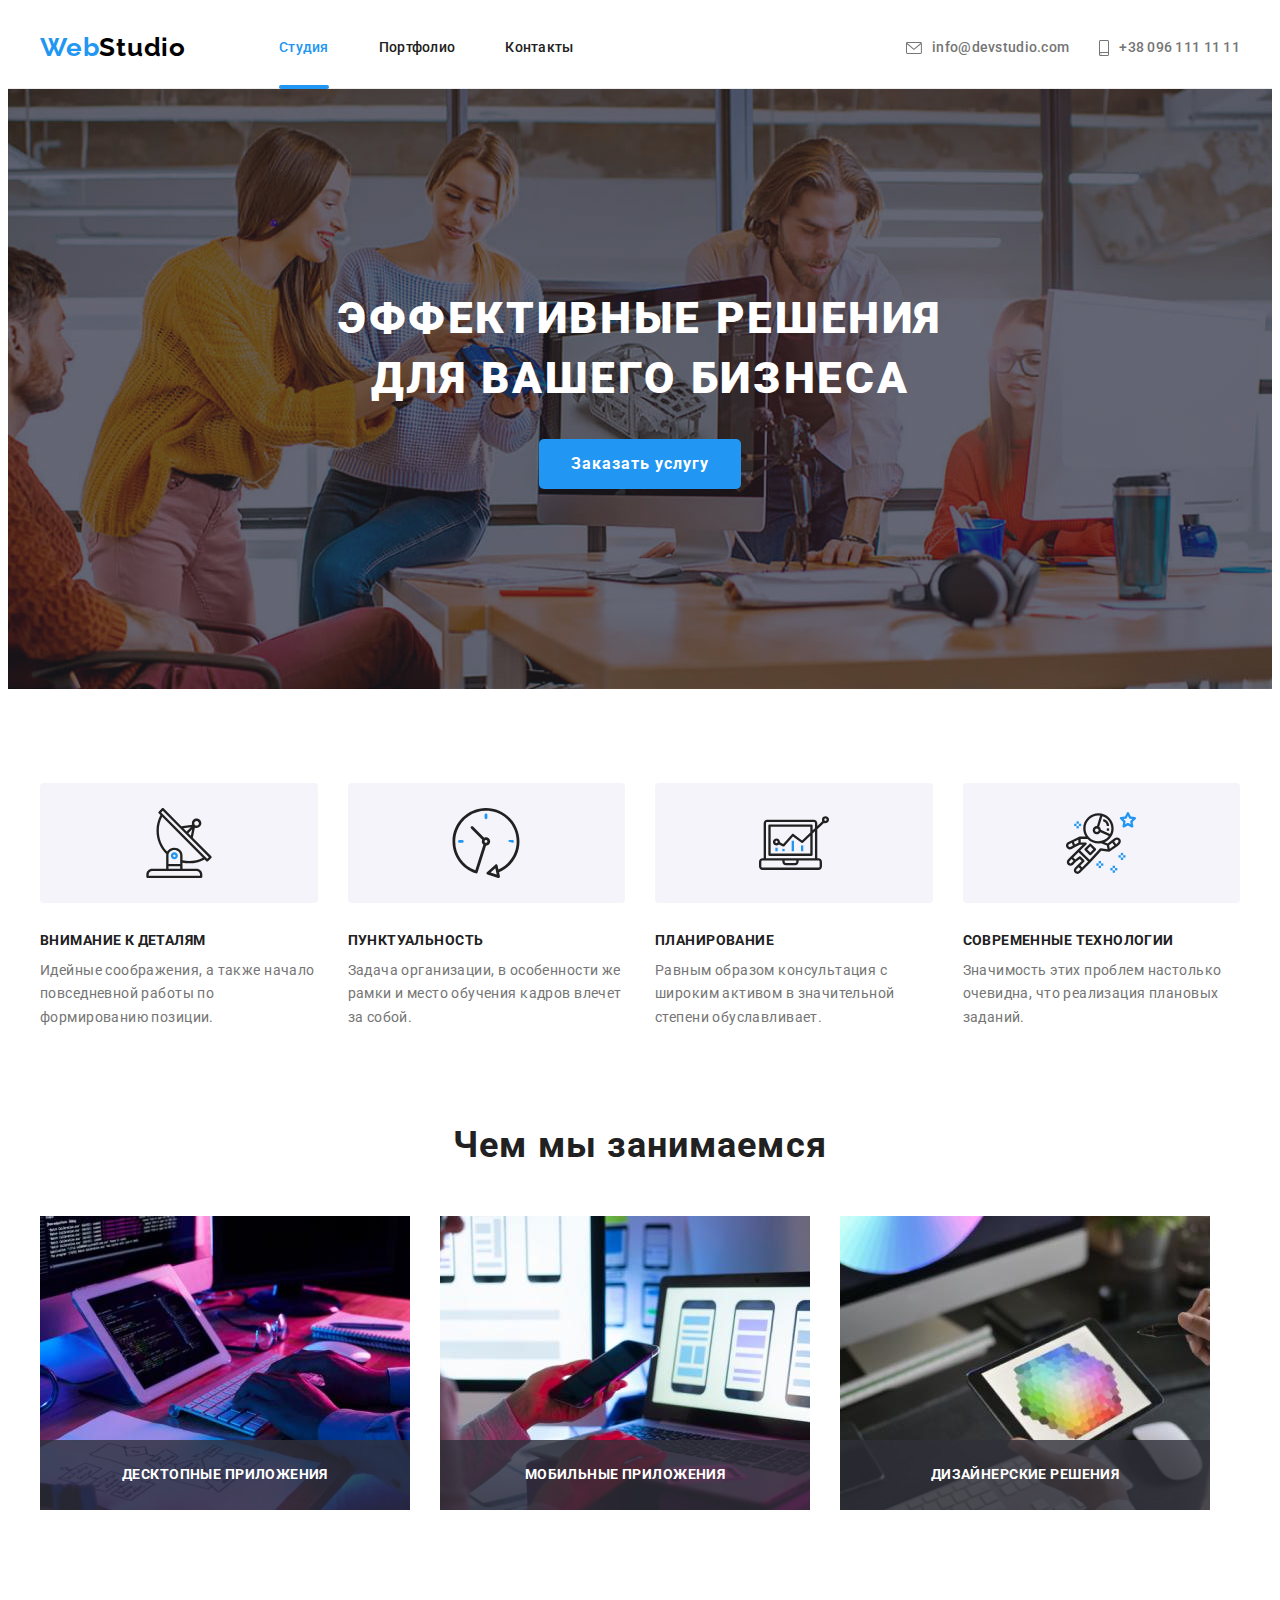
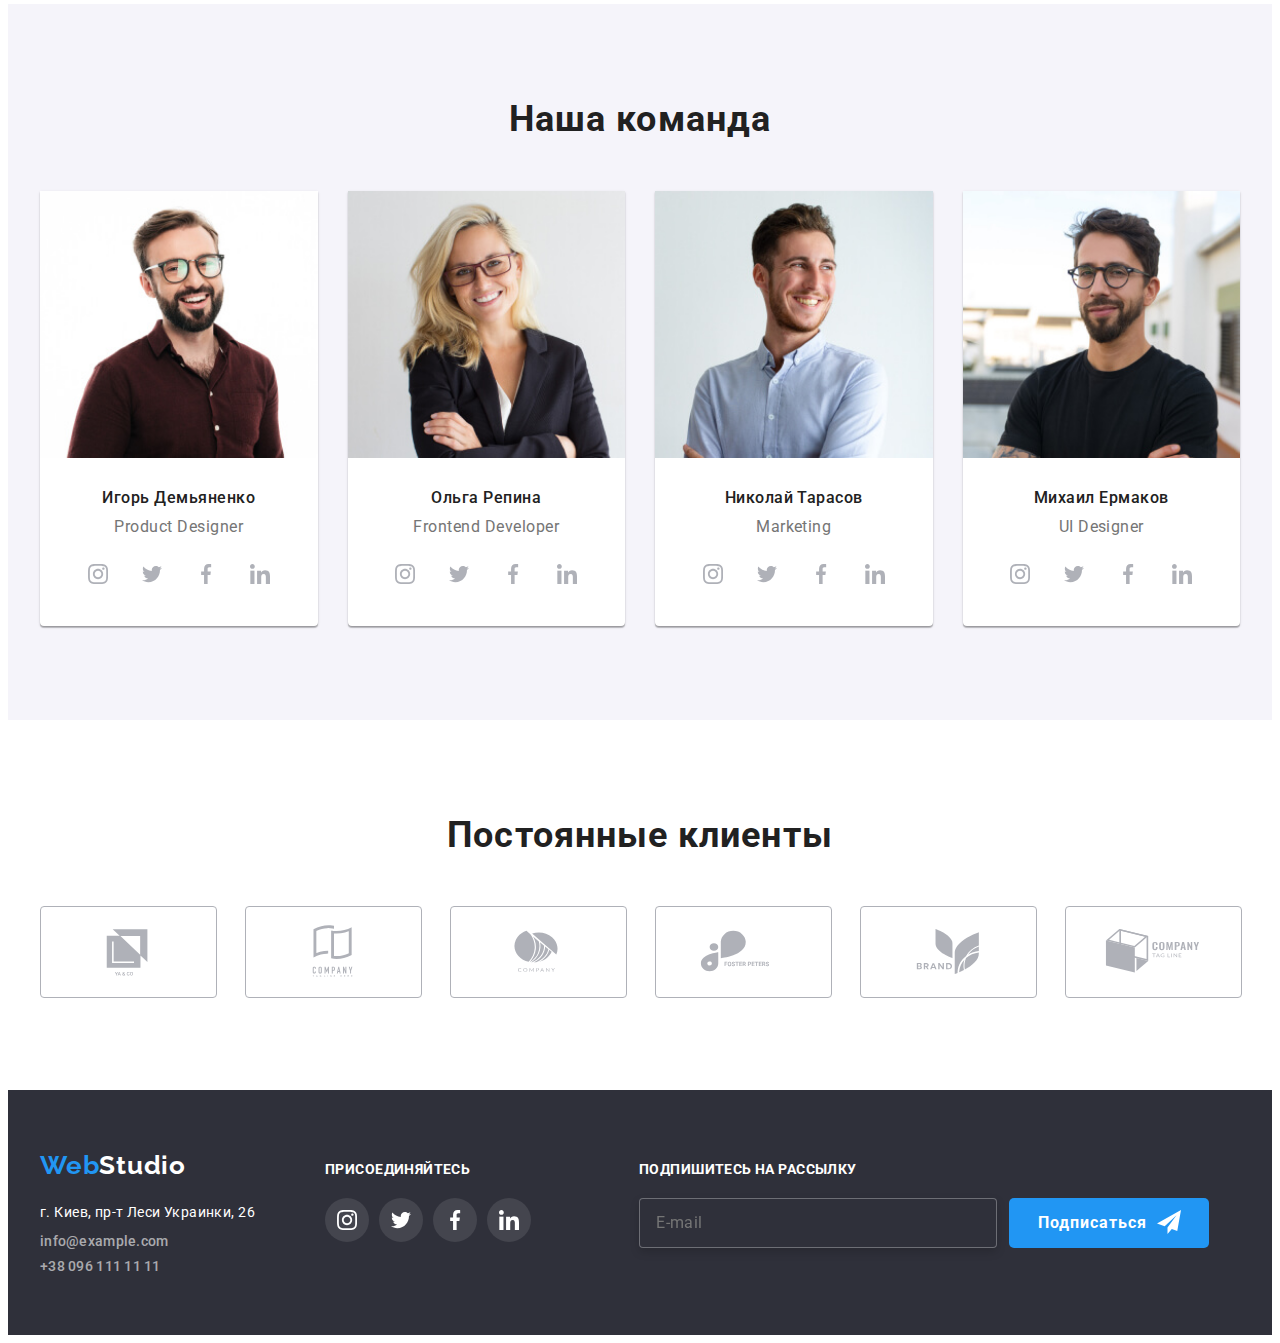
<file: index.html>
<!DOCTYPE html>
<html lang="ru">

<head>
    <meta charset="UTF-8">
    <meta http-equiv="X-UA-Compatible" content="IE=edge">
    <meta name="viewport" content="width=device-width, initial-scale=1.0">
    <title>Document</title>
    <link rel="preconnect" href="https://fonts.googleapis.com">
    <link rel="preconnect" href="https://fonts.gstatic.com" crossorigin>
    <link
        href="https://fonts.googleapis.com/css2?family=Raleway:wght@700&family=Roboto:wght@400;500;700;900&display=swap"
        rel="stylesheet">
    <link rel="stylesheet" href="https://cdnjs.cloudflare.com/ajax/libs/modern-normalize/1.1.0/modern-normalize.min.css"
        integrity="sha512-wpPYUAdjBVSE4KJnH1VR1HeZfpl1ub8YT/NKx4PuQ5NmX2tKuGu6U/JRp5y+Y8XG2tV+wKQpNHVUX03MfMFn9Q=="
        crossorigin="anonymous" referrerpolicy="no-referrer" />
    <link rel="stylesheet" href="./css/main.min.css">

</head>

<body>

    <!-- Хедер -->

    <header class="header">
        <div class="container header-container">
            <nav class="header-navigation">
                <a href="./index.html" class="logo link">
                    Web<span class="logo__header">Studio</span>
                </a>
                <ul class="header-navigation__list list">
                    <li class="header-navigation__item"><a class="link header-navigation__link current"
                            href="./index.html">Студия</a>

                    </li>
                    <li class="header-navigation__item"><a class="link header-navigation__link"
                            href="./portfolio.html">Портфолио</a>
                    </li>
                    <li class="header-navigation__item"><a class="link header-navigation__link" href="">Контакты</a>
                    </li>
                </ul>
            </nav>
            <ul class="header-contacts header-contacts_list list">
                <li><a class="header-contacts__mail link" href="mailto:info@devstudio.com">
                        <svg class="header-contacts__svg" width="16" height="12">
                            <use href="./images/icons.svg#icon-letter">

                            </use>
                        </svg>info@devstudio.com</a></li>
                <li><a class="header-contacts__tel link" href="tel:+380961111111">
                        <svg class="header-contacts__svg" width="10" height="16">
                            <use href="./images/icons.svg#icon-smartphone">

                            </use>
                        </svg>+38 096 111 11 11</a></li>
            </ul>
            <button type="button" class="open-menu-btn">
                <svg class="header-menu__svg" width="24" height="16">
                    <use href="./images/icons.svg#icon-menu">
            </button>
        </div>

        <div class="mob-menu is-hidden">
            <div class="mob-menu__container">
                <div class="mob-menu__first">
                    <button class="close-menu-btn">
                        <svg class="close-menu-icon" width="19" height="19">
                            <use href="./images/icons.svg#icon-close-menu"></use>
                        </svg>
                    </button>
                    <ul class="mob-menu__list list">
                        <li class="mob-menu__item "><a class="mob-menu__link link" href="./index.html">Студия</a></li>
                        <li class="mob-menu__item"><a class="mob-menu__link link" href="./portfolio.html">Портфолио</a>
                        </li>
                        <li class="mob-menu__item"><a class="mob-menu__link link" href="">Контакты</a></li>
                    </ul>
                </div>
                <div class="mob-menu__second">
                    <ul class="mob-menu__contacts list">
                        <li class="mob-menu__item-tel">
                            <a class="mob-menu__tel link " href="">
                                +38 096 111 11 11</a>
                        </li>
                        <li class="mob-menu__item-mail">
                            <a class="mob-menu__mail link " href="">
                                info@devstudio.com</a>
                        </li>
                    </ul>
                    <ul class="mob-menu__social-list list">
                        <li class="mob-menu__social-item"> <a class="mob-menu__social-link link" href="">Instagram</a>
                        </li>
                        <li class="mob-menu__social-item"> <a class="mob-menu__social-link link" href="">Twitter</a>
                        </li>
                        <li class="mob-menu__social-item"> <a class="mob-menu__social-link link" href="">Facebook</a>
                        </li>
                        <li class="mob-menu__social-item"> <a class="mob-menu__social-link link" href="">LinkedIn</a>
                        </li>
                    </ul>
                </div>
            </div>

    </header>

    <!-- Герой -->

    <section class="hero-section">
        <div class="hero-container">
            <h1 class="hero-section__title">Эффективные решения для вашего бизнеса</h1>
            <button class="hero-section__button" data-modal-open type="button">Заказать услугу</button>
        </div>
    </section>

    <!-- Наши преимущества -->

    <section class="benefits-section">
        <h2 class="visually-hidden">Наши преимущества</h2>
        <div class="benefits-container">
            <ul class="benefits-section__list list">
                <li class="benefits-section__item">
                    <div class="benefits-section__container">
                        <svg class="benefits-svg" width="70" height="70">
                            <use href="./images/icons.svg#icon-antenna"></use>
                        </svg>
                    </div>

                    <h3 class="benefits-section__title">Внимание к деталям</h3>
                    <p class="benefits-section__text">Идейные соображения, а также начало повседневной работы по
                        формированию
                        позиции.</p>
                </li>
                <li class="benefits-section__item">
                    <div class="benefits-section__container">
                        <svg class="benefits-svg" width="70" height="70">
                            <use href="./images/icons.svg#icon-clock"></use>
                        </svg>
                    </div>
                    <h3 class="benefits-section__title">Пунктуальность</h3>
                    <p class="benefits-section__text">Задача организации, в особенности же рамки и место обучения кадров
                        влечет
                        за
                        собой.</p>
                </li>
                <li class="benefits-section__item">
                    <div class="benefits-section__container">
                        <svg class="benefits-svg" width="70" height="70">
                            <use href="./images/icons.svg#icon-diagram"></use>
                        </svg>
                    </div>
                    <h3 class="benefits-section__title">Планирование</h3>
                    <p class="benefits-section__text">Равным образом консультация с широким активом в значительной
                        степени
                        обуславливает.</p>
                </li>
                <li class="benefits-section__item">
                    <div class="benefits-section__container">
                        <svg class="benefits-svg" width="70" height="70">
                            <use href="./images/icons.svg#icon-astronaut"></use>
                        </svg>
                    </div>
                    <h3 class="benefits-section__title">Современные технологии</h3>
                    <p class="benefits-section__text">Значимость этих проблем настолько очевидна, что реализация
                        плановых
                        заданий.
                    </p>
                </li>
            </ul>
        </div>
    </section>

    <!-- Чем мы занимаемся -->

    <section class="activity-section activity">
        <div class="container">
            <h2 class="activity-section__title">Чем мы занимаемся</h2>
            <ul class="activity-section__list list">
                <li class="activity-section__item">
                    <picture>
                        <source srcset="./images/occupation/occ-1-desktop.jpg 1x,
                                        ./images/occupation/occ-1-desktop@2x.jpg 2x" media="(min-width:1200px)" />
                        <img src="./images/occupation/occ-1-desktop.jpg" alt="процесс написания кода">
                    </picture>
                    <div class="activity-section__window">
                        <h3 class="activity-section__window-title">Десктопные приложения</h3>
                    </div>
                </li>
                <li class="activity-section__item">
                    <picture>
                        <source srcset="./images/occupation/occ-2-desktop.jpg 1x,
                                        ./images/occupation/occ-2-desktop@2x.jpg 2x" media="(min-width:1200px)" />
                        <img src="./images/occupation/occ-2-desktop.jpg" alt="человек с телефоном и ноутбуком">
                    </picture>
                    <div class="activity-section__window">
                        <h3 class="activity-section__window-title">Мобильные приложения</h3>
                    </div>
                </li>
                <li class="activity-section__item">
                    <picture>
                        <source srcset="./images/occupation/occ-3-desktop.jpg 1x,
                                        ./images/occupation/occ-3-desktop@2x.jpg 2x" media="(min-width:1200px)" />
                        <img src="./images/occupation/occ-3-desktop.jpg" alt="выбор цвета на планшете">
                    </picture>
                    <div class="activity-section__window">
                        <h3 class="activity-section__window-title">Дизайнерские решения</h3>
                    </div>
                </li>
            </ul>
        </div>

    </section>

    <!-- Наша команда -->

    <section class="team-section">
        <div class="team-container">
            <h2 class="team-section__title">Наша команда</h2>
            <ul class="team-section__list list">
                <li class="team-section__item">
                    <picture>
                        <source srcset="./images/team/team-1-desktop.jpg 1x,
                                        ./images/team/team-1-desktop@2x.jpg 2x" media="(min-width:1200px)" />
                        <source srcset="./images/team/team-1-tablet.jpg 1x,
                                        ./images/team/team-1-tablet@2x.jpg 2x" media="(min-width:768px)" />
                        <source srcset="./images/team/team-1.jpg 1x,
                                        ./images/team/team-1@2x.jpg 2x" media="(min-width:320px)" />
                        <img src="./images/team/team-1.jpg" alt="фото Игоря">
                    </picture>

                    <div class="team-section__container">
                        <h3 class="team-section__item-title">Игорь Демьяненко</h3>
                        <p class="team-section__item-text" lang="en">Product Designer</p>
                        <ul class="social__list list">
                            <li class="social__item">
                                <a href="" class="social__link team-section__social-link">
                                    <svg class="social__icon" width="20" height="20">
                                        <use href=" ./images/icons.svg#icon-instagram"></use>
                                    </svg>
                                </a>

                            </li>
                            <li class="social__item">
                                <a href="" class="social__link team-section__social-link">
                                    <svg class="social__icon" width="20" height="20">
                                        <use href=" ./images/icons.svg#icon-twitter"></use>
                                    </svg></a>

                            </li>
                            <li class="social__item">
                                <a href="" class="social__link team-section__social-link">
                                    <svg class="social__icon" width="20" height="20">
                                        <use href=" ./images/icons.svg#icon-facebook"></use>
                                    </svg></a>

                            </li>
                            <li class="social__item">
                                <a href="" class="social__link team-section__social-link">
                                    <svg class="social__icon" width="20" height="20">
                                        <use href=" ./images/icons.svg#icon-linkedin"></use>
                                    </svg></a>

                            </li>

                        </ul>
                    </div>

                </li>
                <li class="team-section__item">
                    <picture>
                        <source srcset="./images/team/team-2-desktop.jpg 1x,
                                        ./images/team/team-2-desktop@2x.jpg 2x" media="(min-width:1200px)" />
                        <source srcset="./images/team/team-2-tablet.jpg 1x,
                                        ./images/team/team-2-tablet@2x.jpg 2x" media="(min-width:768px)" />
                        <source srcset="./images/team/team-2.jpg 1x,
                                        ./images/team/team-2@2x.jpg 2x" media="(min-width:320px)" />
                        <img src="./images/team/team-2.jpg" alt="фото Ольги">
                    </picture>
                    <div class="team-section__container">
                        <h3 class="team-section__item-title">Ольга Репина</h3>
                        <p class="team-section__item-text" lang="en">Frontend Developer</p>
                        <ul class="social__list list">
                            <li class="social__item">
                                <a href="" class="social__link team-section__social-link">
                                    <svg class="social__icon" width="20" height="20">
                                        <use href=" ./images/icons.svg#icon-instagram"></use>
                                    </svg>
                                </a>

                            </li>
                            <li class="social__item">
                                <a href="" class="social__link team-section__social-link">
                                    <svg class="social__icon" width="20" height="20">
                                        <use href=" ./images/icons.svg#icon-twitter"></use>
                                    </svg></a>

                            </li>
                            <li class="social__item">
                                <a href="" class="social__link team-section__social-link">
                                    <svg class="social__icon" width="20" height="20">
                                        <use href=" ./images/icons.svg#icon-facebook"></use>
                                    </svg></a>

                            </li>
                            <li class="social__item">
                                <a href="" class="social__link team-section__social-link">
                                    <svg class="social__icon" width="20" height="20">
                                        <use href=" ./images/icons.svg#icon-linkedin"></use>
                                    </svg></a>

                            </li>

                        </ul>
                    </div>
                </li>
                <li class="team-section__item">
                    <picture>
                        <source srcset="./images/team/team-3-desktop.jpg 1x,
                                        ./images/team/team-3-desktop@2x.jpg 2x" media="(min-width:1200px)" />
                        <source srcset="./images/team/team-3-tablet.jpg 1x,
                                        ./images/team/team-3-tablet@2x.jpg 2x" media="(min-width:768px)" />
                        <source srcset="./images/team/team-3.jpg 1x,
                                        ./images/team/team-3@2x.jpg 2x" media="(min-width:320px)" />
                        <img src="./images/team/team-3.jpg" alt="фото Николая">
                    </picture>
                    <div class="team-section__container">
                        <h3 class="team-section__item-title">Николай Тарасов</h3>
                        <p class="team-section__item-text" lang="en">Marketing</p>
                        <ul class="social__list list">
                            <li class="social__item">
                                <a href="" class="social__link team-section__social-link">
                                    <svg class="social__icon" width="20" height="20">
                                        <use href=" ./images/icons.svg#icon-instagram"></use>
                                    </svg>
                                </a>

                            </li>
                            <li class="social__item">
                                <a href="" class="social__link team-section__social-link">
                                    <svg class="social__icon" width="20" height="20">
                                        <use href=" ./images/icons.svg#icon-twitter"></use>
                                    </svg></a>

                            </li>
                            <li class="social__item">
                                <a href="" class="social__link team-section__social-link">
                                    <svg class="social__icon" width="20" height="20">
                                        <use href=" ./images/icons.svg#icon-facebook"></use>
                                    </svg></a>

                            </li>
                            <li class="social__item">
                                <a href="" class="social__link team-section__social-link">
                                    <svg class="social__icon" width="20" height="20">
                                        <use href=" ./images/icons.svg#icon-linkedin"></use>
                                    </svg></a>

                            </li>

                        </ul>
                    </div>
                </li>
                <li class="team-section__item">
                    <picture>
                        <source srcset="./images/team/team-4-desktop.jpg 1x,
                                        ./images/team/team-4-desktop@2x.jpg 2x" media="(min-width:1200px)" />
                        <source srcset="./images/team/team-4-tablet.jpg 1x,
                                        ./images/team/team-4-tablet@2x.jpg 2x" media="(min-width:768px)" />
                        <source srcset="./images/team/team-4.jpg 1x,
                                        ./images/team/team-4@2x.jpg 2x" media="(min-width:320px)" />
                        <img src="./images/team/team-4.jpg" alt="фото Михаила">
                    </picture>
                    <div class="team-section__container">
                        <h3 class="team-section__item-title">Михаил Ермаков</h3>
                        <p class="team-section__item-text" lang="en">UI Designer</p>
                        <ul class="social__list list">
                            <li class="social__item">
                                <a href="" class="social__link team-section__social-link">
                                    <svg class="social__icon" width="20" height="20">
                                        <use href=" ./images/icons.svg#icon-instagram"></use>
                                    </svg>
                                </a>

                            </li>
                            <li class="social__item">
                                <a href="" class="social__link team-section__social-link">
                                    <svg class="social__icon" width="20" height="20">
                                        <use href=" ./images/icons.svg#icon-twitter"></use>
                                    </svg></a>

                            </li>
                            <li class="social__item">
                                <a href="" class="social__link team-section__social-link">
                                    <svg class="social__icon" width="20" height="20">
                                        <use href=" ./images/icons.svg#icon-facebook"></use>
                                    </svg></a>

                            </li>
                            <li class="social__item">
                                <a href="" class="social__link team-section__social-link">
                                    <svg class="social__icon" width="20" height="20">
                                        <use href=" ./images/icons.svg#icon-linkedin"></use>
                                    </svg></a>

                            </li>

                        </ul>
                    </div>
                </li>
            </ul>
        </div>
    </section>

    <!-- Постоянные клиенты -->

    <section class="clients">
        <div class="clients-container">
            <h2 class="clients-title">Постоянные клиенты</h2>
            <ul class="clients-list list">
                <li class="clients-list__item item">
                    <a href="" class="clients-list__link">
                        <svg width="106" height="60">
                            <use href="./images/icons.svg#icon-logo-1">

                            </use>
                        </svg>

                    </a>

                </li>
                <li class="clients-list__item item">
                    <a href="" class="clients-list__link">
                        <svg width="106" height="60">
                            <use href="./images/icons.svg#icon-logo-2">

                            </use>
                        </svg>

                    </a>

                </li>
                <li class="clients-list__item item">
                    <a href="" class="clients-list__link">
                        <svg width="106" height="60">
                            <use href="./images/icons.svg#icon-logo-3">

                            </use>
                        </svg>

                    </a>

                </li>
                <li class="clients-list__item item">
                    <a href="" class="clients-list__link link">
                        <svg width="106" height="60">
                            <use href="./images/icons.svg#icon-logo-4">

                            </use>
                        </svg>

                    </a>

                </li>
                <li class="clients-list__item item">
                    <a href="" class="clients-list__link link">
                        <svg width="106" height="60">
                            <use href="./images/icons.svg#icon-logo-5">

                            </use>
                        </svg>

                    </a>

                </li>
                <li class="clients-list__item item">
                    <a href="" class="clients-list__link link">
                        <svg width="106" height="60">
                            <use href="./images/icons.svg#icon-logo-6">

                            </use>
                        </svg>

                    </a>

                </li>

            </ul>
        </div>
    </section>

    <!-- Футер -->

    <footer class="footer">
        <div class="container footer__container">
            <div class="footer-left">
                <a href="./index.html" class="logo footer__logo link">
                    Web<span class="footer__studio">Studio</span>
                </a>
                <address class="address">
                    <ul class="address__list list">
                        <li class="address__item"><a class="address__link link" target="blank" rel=”noopener,noreferrer”
                                href="https://goo.gl/maps/S7HcoX5ZY1RL1NXY7">г. Киев,
                                пр-т Леси Украинки, 26</a>
                        </li>
                        <li class="footer-contacts_item"><a class="contacts__mail footer-contacts__mail link"
                                href="mailto:info@example.com">info@example.com</a>
                        </li>
                        <li class="footer-contacts_item"><a class="contacts__tel footer-contacts__tel link"
                                href="tel:+380961111111">+38 096
                                111 11
                                11</a>
                        </li>
                    </ul>
                </address>

            </div>
            <div class="footer-social__container">
                <h2 class="footer-social__title">Присоединяйтесь</h2>
                <ul class="social__list list">
                    <li class="social__item">
                        <a href="" class="footer-social__link social__link">
                            <svg class="social__icon" width="20" height="20">
                                <use href=" ./images/icons.svg#icon-instagram"></use>
                            </svg>
                        </a>

                    </li>
                    <li class="social__item">
                        <a href="" class="footer-social__link social__link">
                            <svg class="social__icon" width="20" height="20">
                                <use href=" ./images/icons.svg#icon-twitter"></use>
                            </svg></a>

                    </li>
                    <li class="social__item">
                        <a href="" class="footer-social__link social__link">
                            <svg class="social__icon" width="20" height="20">
                                <use href=" ./images/icons.svg#icon-facebook"></use>
                            </svg></a>

                    </li>
                    <li class="social__item">
                        <a href="" class="footer-social__link social__link">
                            <svg class="social__icon" width="20" height="20">
                                <use href=" ./images/icons.svg#icon-linkedin"></use>
                            </svg></a>

                    </li>

                </ul>
            </div>
            <div class="footer-subscribe__container">
                <form>
                    <div class="footer-subscribe__form">
                        <label class="footer-subscribe__label">ПОДПИШИТЕСЬ НА РАССЫЛКУ

                            <input class="footer-subscribe__input" type="email" name="email" placeholder="E-mail"
                                required>
                        </label>
                        <button type="submit" class="button footer-subscribe__btn">Подписаться
                            <span>
                                <svg class="footer-subscribe__svg" width="24" height="24">
                                    <use href="./images/icons.svg#icon-send"></use>
                                </svg>
                            </span>
                        </button>
                    </div>
                </form>

            </div>
        </div>
    </footer>
    <div class="backdrop  is-hidden" data-modal>
        <div class="modal">

            <button class="modal__close-button" data-modal-close>
                <svg width="18" height="18">
                    <use href="./images/icons.svg#icon-close"></use>
                </svg>
            </button>
            <h2 class="modal__title">Оставьте свои данные, мы вам перезвоним</h2>

            <form action="#" class="modal__form">
                <div class="modal-field">
                    <label class="modal__label-title" for="user-name">Имя
                    </label>
                    <div class="modal__input-wrap">
                        <input class="modal__input" type="text" id="user-name" name="user-name" minlength="2"
                            required />
                        <svg class="modal__input-icon" width="18" height="18">
                            <use href="./images/icons.svg#icon-person-modal"></use>
                        </svg>
                    </div>
                </div>
                <div class="modal-field">
                    <label class="modal__label-title" for="user-tel">Телефон
                    </label>
                    <div class="modal__input-wrap">
                        <input class="modal__input" type="tel" id="user-tel" name="user-tel" minlength="9" required />
                        <svg class="modal__input-icon" width="18" height="18">
                            <use href="./images/icons.svg#icon-phone-modal"></use>
                        </svg>
                    </div>
                </div>
                <div class="modal-field">
                    <label class="modal__label-title" for="user-email">Почта
                    </label>
                    <div class="modal__input-wrap">
                        <input class="modal__input" type="email" id="user-email" name="user-email" minlength="5"
                            required />
                        <svg class="modal__input-icon" width="18" height="18">
                            <use href="./images/icons.svg#icon-email-modal"></use>
                        </svg>
                    </div>
                </div>

                <div class="text-field">
                    <label class="modal__label-title" for="online-text">Комментарий
                    </label>
                    <textarea name="online-text" id="online-text" class="modal__online-text" cols="30" rows="10"
                        placeholder="Введите текст">
                </textarea>
                </div>
                <div class="modal__policy">
                    <input type="checkbox" name="policy" id="policy" class="modal-check visually-hidden">
                    <label for="policy" class="check-text"><span class="check-item">
                            <svg class="check-icon" width="11" height="8">
                                <use href="./images/icons.svg#icon-check"></use>
                            </svg>
                        </span> Соглашаюсь с рассылкой и
                        принимаю
                        <a href="#" class="policy-link link "> Условия договора</a>
                    </label>
                </div>
                <button type="submit" class="button modal-btn">Отправить</button>
            </form>


        </div>
    </div>

    <script src="./js/mobile-menu.js"></script>
    <script src="./js/modal.js"></script>
</body>

</html>
</file>
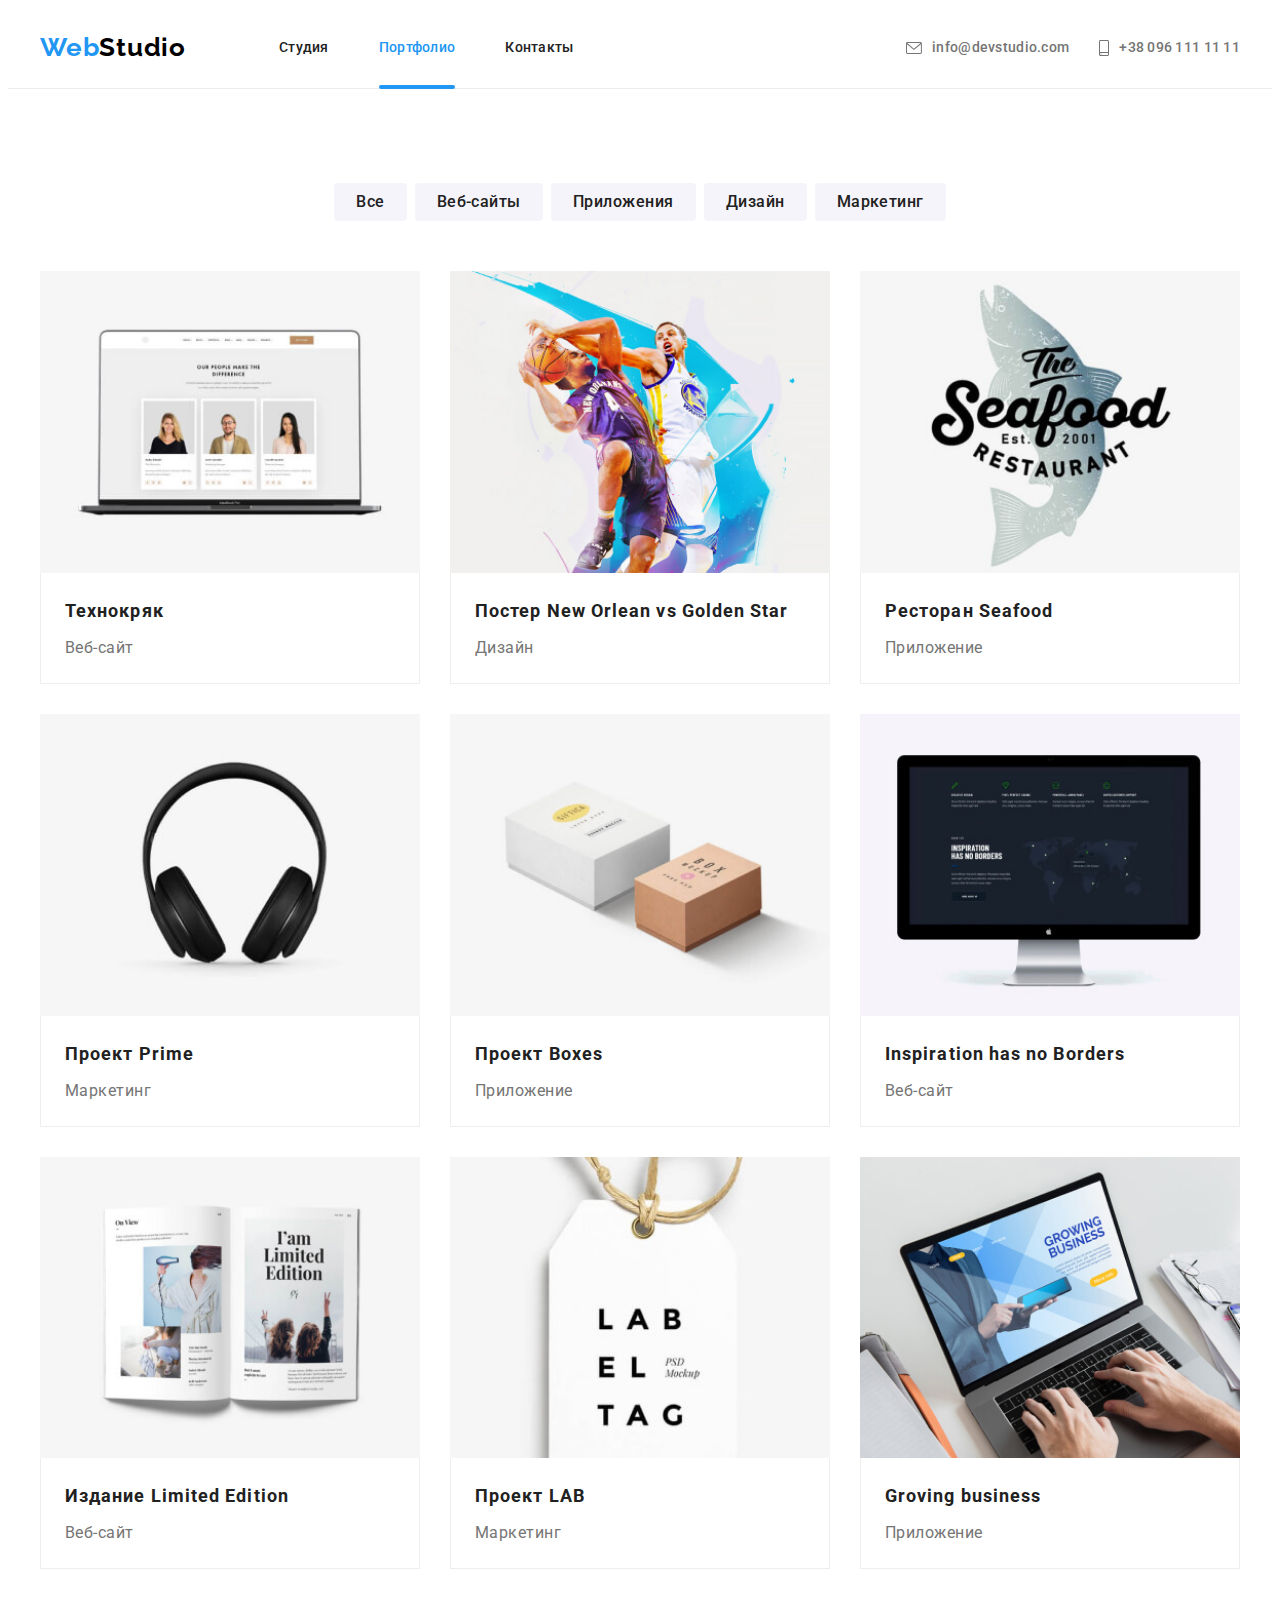
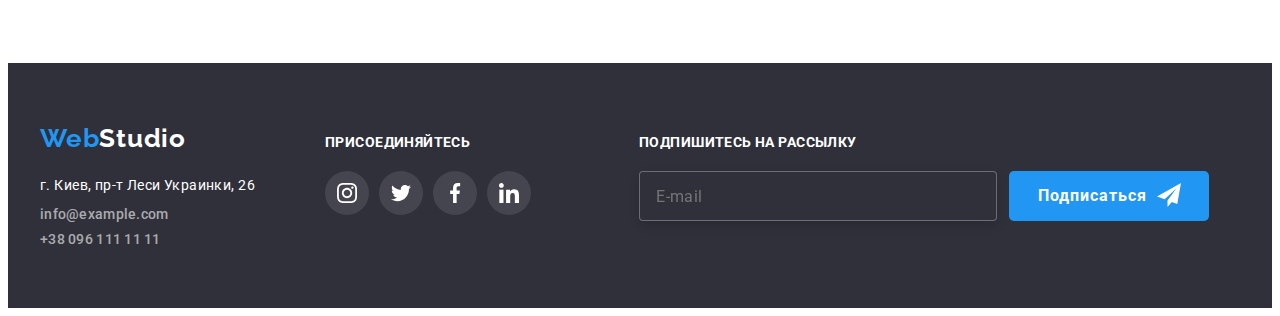
<file: portfolio.html>
<!DOCTYPE html>
<html lang="ru">

<head>
    <meta charset="UTF-8">
    <meta http-equiv="X-UA-Compatible" content="IE=edge">
    <meta name="viewport" content="width=device-width, initial-scale=1.0">
    <title>Document</title>
    <link rel="preconnect" href="https://fonts.googleapis.com">
    <link rel="preconnect" href="https://fonts.gstatic.com" crossorigin>
    <link
        href="https://fonts.googleapis.com/css2?family=Raleway:wght@700&family=Roboto:wght@400;500;700;900&display=swap"
        rel="stylesheet">
    <link rel="stylesheet" href="https://cdnjs.cloudflare.com/ajax/libs/modern-normalize/1.1.0/modern-normalize.min.css"
        integrity="sha512-wpPYUAdjBVSE4KJnH1VR1HeZfpl1ub8YT/NKx4PuQ5NmX2tKuGu6U/JRp5y+Y8XG2tV+wKQpNHVUX03MfMFn9Q=="
        crossorigin="anonymous" referrerpolicy="no-referrer" />
    <link rel="stylesheet" href="./css/main.min.css">

</head>

<body>
    <header class="header">
        <div class="container header-container">
            <nav class="header-navigation">
                <a href="./index.html" class="logo link">
                    Web<span class="logo__header">Studio</span>
                </a>
                <ul class="header-navigation__list list">
                    <li class="header-navigation__item"><a class="link header-navigation__link"
                            href="./index.html">Студия</a>

                    </li>
                    <li class="header-navigation__item"><a class="link header-navigation__link current"
                            href="./portfolio.html">Портфолио</a>
                    </li>
                    <li class="header-navigation__item"><a class="link header-navigation__link" href="">Контакты</a>
                    </li>
                </ul>
            </nav>
            <ul class="header-contacts header-contacts_list list">
                <li><a class="header-contacts__mail link" href="mailto:info@devstudio.com">
                        <svg class="header-contacts__svg" width="16" height="12">
                            <use href="./images/icons.svg#icon-letter">

                            </use>
                        </svg>info@devstudio.com</a></li>
                <li><a class="header-contacts__tel link" href="tel:+380961111111">
                        <svg class="header-contacts__svg" width="10" height="16">
                            <use href="./images/icons.svg#icon-smartphone">

                            </use>
                        </svg>+38 096 111 11 11</a></li>
            </ul>
            <button type="button" class="open-menu-btn">
                <svg class="header-menu__svg" width="24" height="16">
                    <use href="./images/icons.svg#icon-menu">
            </button>
        </div>

        <div class="mob-menu is-hidden">
            <div class="mob-menu__container">
                <div class="mob-menu__first">
                    <button class="close-menu-btn">
                        <svg class="close-menu-icon" width="19" height="19">
                            <use href="./images/icons.svg#icon-close-menu"></use>
                        </svg>
                    </button>
                    <ul class="mob-menu__list list">
                        <li class="mob-menu__item "><a class="mob-menu__link link" href="./index.html">Студия</a></li>
                        <li class="mob-menu__item"><a class="mob-menu__link link" href="./portfolio.html">Портфолио</a>
                        </li>
                        <li class="mob-menu__item"><a class="mob-menu__link link" href="">Контакты</a></li>
                    </ul>
                </div>
                <div class="mob-menu__second">
                    <ul class="mob-menu__contacts list">
                        <li class="mob-menu__item-tel">
                            <a class="mob-menu__tel link " href="">
                                +38 096 111 11 11</a>
                        </li>
                        <li class="mob-menu__item-mail">
                            <a class="mob-menu__mail link " href="">
                                info@devstudio.com</a>
                        </li>
                    </ul>
                    <ul class="mob-menu__social-list list">
                        <li class="mob-menu__social-item"> <a class="mob-menu__social-link link" href="">Instagram</a>
                        </li>
                        <li class="mob-menu__social-item"> <a class="mob-menu__social-link link" href="">Twitter</a>
                        </li>
                        <li class="mob-menu__social-item"> <a class="mob-menu__social-link link" href="">Facebook</a>
                        </li>
                        <li class="mob-menu__social-item"> <a class="mob-menu__social-link link" href="">LinkedIn</a>
                        </li>
                    </ul>
                </div>
            </div>

    </header>


    <!-- Наши продукты -->

    <section class="filter-section">
        <div class="port-products-container">
            <ul class="filter-section__list filter-list list">
                <li class="filter-section__item"><button class="filter-section__button" type="button">Все</button></li>
                <li class="filter-section__item"><button class="filter-section__button" type="button">Веб-сайты</button>
                </li>
                <li class="filter-section__item"><button class="filter-section__button"
                        type="button">Приложения</button></li>
                <li class="filter-section__item"><button class="filter-section__button" type="button">Дизайн</button>
                </li>
                <li class="filter-section__item"><button class="filter-section__button" type="button">Маркетинг</button>
                </li>
            </ul>
            <h1 class="visually-hidden">Наши продукты</h1>
            <ul class="port-products__list list">
                <li class="port-products__item">
                    <a href="" class="port-products__link link">
                        <div class="port-products__overflow">
                            <picture>
                                <source srcset="./images/works/works-1-desktop.jpg 1x,
                                                ./images/works/works-1-desktop@2x.jpg 2x" media="(min-width:1200px)" />
                                <source srcset="./images/works/works-1-tablet.jpg 1x,
                                                ./images/works/works-1-tablet@2x.jpg 2x" media="(min-width:768px)" />
                                <source srcset="./images/works/works-1.jpg 1x,
                                                ./images/works/works-1@2x.jpg 2x" media="(min-width:320px)" />
                                <img src="./images/works/works-1.jpg" alt="Изображение открытого рабочего ноутбука">
                            </picture>
                            <div class="port-products__window">
                                <p class="port-products__window-text">Технокряк это современная площадка распространения
                                    коронавируса.
                                    Компании используют эту платформу для цифрового шпионажа и атак на защищённые
                                    сервера
                                    конкурентов.</p>
                            </div>
                        </div>
                        <div class="port-products__container">
                            <h2 class=port-products__title>Технокряк</h2>
                            <p class=port-products__text>Веб-сайт</p>
                        </div>
                    </a>
                </li>
                <li class="port-products__item">
                    <a href="" class="port-products__link link">
                        <div class="port-products__overflow">
                            <picture>
                                <source srcset="./images/works/works-2-desktop.jpg 1x,
                                                ./images/works/works-2-desktop@2x.jpg 2x" media="(min-width:1200px)" />
                                <source srcset="./images/works/works-2-tablet.jpg 1x,
                                                ./images/works/works-2-tablet@2x.jpg 2x" media="(min-width:768px)" />
                                <source srcset="./images/works/works-2.jpg 1x,
                                                ./images/works/works-2@2x.jpg 2x" media="(min-width:320px)" />
                                <img src="./images/works/works-2.jpg" alt="два баскетболиста в борьбе">
                            </picture>
                            <div class="port-products__window">
                                <p class="port-products__window-text">Технокряк это современная площадка распространения
                                    коронавируса.
                                    Компании используют эту платформу для цифрового шпионажа и атак на защищённые
                                    сервера
                                    конкурентов.</p>
                            </div>
                        </div>
                        <div class="port-products__container">
                            <h2 class=port-products__title>Постер New Orlean vs Golden Star</h2>
                            <p class=port-products__text>Дизайн</p>
                        </div>
                    </a>
                </li>
                <li class="port-products__item">
                    <a href="" class="port-products__link link">
                        <div class="port-products__overflow">
                            <picture>
                                <source srcset="./images/works/works-3-desktop.jpg 1x,
                                                ./images/works/works-3-desktop@2x.jpg 2x" media="(min-width:1200px)" />
                                <source srcset="./images/works/works-3-tablet.jpg 1x,
                                                ./images/works/works-3-tablet@2x.jpg 2x" media="(min-width:768px)" />
                                <source srcset="./images/works/works-3.jpg 1x,
                                                ./images/works/works-3@2x.jpg 2x" media="(min-width:320px)" />
                                <img src="./images/works/works-3.jpg" alt="надпись на фоне лосося">
                            </picture>
                            <div class="port-products__window">
                                <p class="port-products__window-text">Технокряк это современная площадка распространения
                                    коронавируса.
                                    Компании используют эту платформу для цифрового шпионажа и атак на защищённые
                                    сервера
                                    конкурентов.</p>
                            </div>
                        </div>
                        <div class="port-products__container">
                            <h2 class=port-products__title>Ресторан Seafood</h2>
                            <p class=port-products__text>Приложение</p>
                        </div>
                    </a>
                </li>
                <li class="port-products__item">
                    <a href="" class="port-products__link link">
                        <div class="port-products__overflow">
                            <picture>
                                <source srcset="./images/works/works-4-desktop.jpg 1x,
                                                ./images/works/works-4-desktop@2x.jpg 2x" media="(min-width:1200px)" />
                                <source srcset="./images/works/works-4-tablet.jpg 1x,
                                                ./images/works/works-4-tablet@2x.jpg 2x" media="(min-width:768px)" />
                                <source srcset="./images/works/works-4.jpg 1x,
                                                ./images/works/works-4@2x.jpg 2x" media="(min-width:320px)" />
                                <img src="./images/works/works-4.jpg" alt="фото больших наушников">
                            </picture>
                            <div class="port-products__window">
                                <p class="port-products__window-text">Технокряк это современная площадка распространения
                                    коронавируса.
                                    Компании используют эту платформу для цифрового шпионажа и атак на защищённые
                                    сервера
                                    конкурентов.</p>
                            </div>
                        </div>
                        <div class="port-products__container">
                            <h2 class=port-products__title>Проект Prime</h2>
                            <p class=port-products__text>Маркетинг</p>
                        </div>
                    </a>
                </li>
                <li class="port-products__item">
                    <a href="" class="port-products__link link">
                        <div class="port-products__overflow">
                            <picture>
                                <source srcset="./images/works/works-5-desktop.jpg 1x,
                                                ./images/works/works-5-desktop@2x.jpg 2x" media="(min-width:1200px)" />
                                <source srcset="./images/works/works-5-tablet.jpg 1x,
                                                ./images/works/works-5-tablet@2x.jpg 2x" media="(min-width:768px)" />
                                <source srcset="./images/works/works-5.jpg 1x,
                                                ./images/works/works-5@2x.jpg 2x" media="(min-width:320px)" />
                                <img src="./images/works/works-5.jpg" alt="две коробки с надписями">
                            </picture>
                            <div class="port-products__window">
                                <p class="port-products__window-text">Технокряк это современная площадка распространения
                                    коронавируса.
                                    Компании используют эту платформу для цифрового шпионажа и атак на защищённые
                                    сервера
                                    конкурентов.</p>
                            </div>
                        </div>
                        <div class="port-products__container">
                            <h2 class=port-products__title>Проект Boxes</h2>
                            <p class=port-products__text>Приложение</p>
                        </div>
                    </a>
                </li>
                <li class="port-products__item">
                    <a href="" class="port-products__link link">
                        <div class="port-products__overflow">
                            <picture>
                                <source srcset="./images/works/works-6-desktop.jpg 1x,
                                                ./images/works/works-6-desktop@2x.jpg 2x" media="(min-width:1200px)" />
                                <source srcset="./images/works/works-6-tablet.jpg 1x,
                                                ./images/works/works-6-tablet@2x.jpg 2x" media="(min-width:768px)" />
                                <source srcset="./images/works/works-6.jpg 1x,
                                                ./images/works/works-6@2x.jpg 2x" media="(min-width:320px)" />
                                <img src="./images/works/works-6.jpg" alt="фото работающего монитора">
                            </picture>
                            <div class="port-products__window">
                                <p class="port-products__window-text">Технокряк это современная площадка распространения
                                    коронавируса.
                                    Компании используют эту платформу для цифрового шпионажа и атак на защищённые
                                    сервера
                                    конкурентов.</p>
                            </div>
                        </div>
                        <div class="port-products__container">
                            <h2 class=port-products__title>Inspiration has no Borders</h2>
                            <p class=port-products__text>Веб-сайт</p>
                        </div>
                    </a>
                </li>
                <li class="port-products__item">
                    <a href="" class="port-products__link link">
                        <div class="port-products__overflow">
                            <picture>
                                <source srcset="./images/works/works-7-desktop.jpg 1x,
                                                ./images/works/works-7-desktop@2x.jpg 2x" media="(min-width:1200px)" />
                                <source srcset="./images/works/works-7-tablet.jpg 1x,
                                                ./images/works/works-7-tablet@2x.jpg 2x" media="(min-width:768px)" />
                                <source srcset="./images/works/works-7.jpg 1x,
                                                ./images/works/works-7@2x.jpg 2x" media="(min-width:320px)" />
                                <img src="./images/works/works-7.jpg" alt="раскрытое издание журнала">
                            </picture>
                            <div class="port-products__window">
                                <p class="port-products__window-text">Технокряк это современная площадка распространения
                                    коронавируса.
                                    Компании используют эту платформу для цифрового шпионажа и атак на защищённые
                                    сервера
                                    конкурентов.</p>
                            </div>
                        </div>
                        <div class="port-products__container">
                            <h2 class=port-products__title>Издание Limited Edition</h2>
                            <p class=port-products__text>Веб-сайт</p>
                        </div>
                    </a>
                </li>
                <li class="port-products__item">
                    <a href="" class="port-products__link link">
                        <div class="port-products__overflow">
                            <picture>
                                <source srcset="./images/works/works-8-desktop.jpg 1x,
                                                ./images/works/works-8-desktop@2x.jpg 2x" media="(min-width:1200px)" />
                                <source srcset="./images/works/works-8-tablet.jpg 1x,
                                                ./images/works/works-8-tablet@2x.jpg 2x" media="(min-width:768px)" />
                                <source srcset="./images/works/works-8.jpg 1x,
                                                ./images/works/works-8@2x.jpg 2x" media="(min-width:320px)" />
                                <img src="./images/works/works-8.jpg" alt="бирка с надписью">
                            </picture>
                            <div class="port-products__window">
                                <p class="port-products__window-text">Технокряк это современная площадка распространения
                                    коронавируса.
                                    Компании используют эту платформу для цифрового шпионажа и атак на защищённые
                                    сервера
                                    конкурентов.</p>
                            </div>
                        </div>
                        <div class="port-products__container">
                            <h2 class=port-products__title>Проект LAB</h2>
                            <p class=port-products__text>Маркетинг</p>
                        </div>
                    </a>
                </li>
                <li class="port-products__item">
                    <a href="" class="port-products__link link">
                        <div class="port-products__overflow">
                            <picture>
                                <source srcset="./images/works/works-9-desktop.jpg 1x,
                                                ./images/works/works-9-desktop@2x.jpg 2x" media="(min-width:1200px)" />
                                <source srcset="./images/works/works-9-tablet.jpg 1x,
                                                ./images/works/works-9-tablet@2x.jpg 2x" media="(min-width:768px)" />
                                <source srcset="./images/works/works-9.jpg 1x,
                                                ./images/works/works-9@2x.jpg 2x" media="(min-width:320px)" />
                                <img src="./images/works/works-9.jpg" alt="человек работает на ноутбуке">
                            </picture>
                            <div class="port-products__window">
                                <p class="port-products__window-text">Технокряк это современная площадка распространения
                                    коронавируса.
                                    Компании используют эту платформу для цифрового шпионажа и атак на защищённые
                                    сервера
                                    конкурентов.</p>
                            </div>
                        </div>
                        <div class="port-products__container">
                            <h2 class=port-products__title>Groving business</h2>
                            <p class=port-products__text>Приложение</p>
                        </div>
                    </a>
                </li>
            </ul>
        </div>
    </section>


    <!-- Футер -->


    <footer class="footer">
        <div class="container footer__container">
            <div class="footer-left">
                <a href="./index.html" class="logo footer__logo link">
                    Web<span class="footer__studio">Studio</span>
                </a>
                <address class="address">
                    <ul class="address__list list">
                        <li class="address__item"><a class="address__link link" target="blank" rel=”noopener,noreferrer”
                                href="https://goo.gl/maps/S7HcoX5ZY1RL1NXY7">г. Киев,
                                пр-т Леси Украинки, 26</a>
                        </li>
                        <li class="footer-contacts_item"><a class="contacts__mail footer-contacts__mail link"
                                href="mailto:info@example.com">info@example.com</a>
                        </li>
                        <li class="footer-contacts_item"><a class="contacts__tel footer-contacts__tel link"
                                href="tel:+380961111111">+38 096
                                111 11
                                11</a>
                        </li>
                    </ul>
                </address>

            </div>
            <div class="footer-social__container">
                <h2 class="footer-social__title">Присоединяйтесь</h2>
                <ul class="social__list list">
                    <li class="social__item">
                        <a href="" class="footer-social__link social__link">
                            <svg class="social__icon" width="20" height="20">
                                <use href=" ./images/icons.svg#icon-instagram"></use>
                            </svg>
                        </a>

                    </li>
                    <li class="social__item">
                        <a href="" class="footer-social__link social__link">
                            <svg class="social__icon" width="20" height="20">
                                <use href=" ./images/icons.svg#icon-twitter"></use>
                            </svg></a>

                    </li>
                    <li class="social__item">
                        <a href="" class="footer-social__link social__link">
                            <svg class="social__icon" width="20" height="20">
                                <use href=" ./images/icons.svg#icon-facebook"></use>
                            </svg></a>

                    </li>
                    <li class="social__item">
                        <a href="" class="footer-social__link social__link">
                            <svg class="social__icon" width="20" height="20">
                                <use href=" ./images/icons.svg#icon-linkedin"></use>
                            </svg></a>

                    </li>

                </ul>
            </div>
            <div class="footer-subscribe__container">
                <form>
                    <div class="footer-subscribe__form">
                        <label class="footer-subscribe__label">ПОДПИШИТЕСЬ НА РАССЫЛКУ

                            <input class="footer-subscribe__input" type="email" name="email" placeholder="E-mail"
                                required>
                        </label>
                        <button type="submit" class="button footer-subscribe__btn">Подписаться
                            <span>
                                <svg class="footer-subscribe__svg" width="24" height="24">
                                    <use href="./images/icons.svg#icon-send"></use>
                                </svg>
                            </span>
                        </button>
                    </div>
                </form>

            </div>
        </div>
    </footer>
    <script src="./js/mobile-menu.js"></script>
</body>

</html>
</file>
<file: css/main.min.css>
:root{--main-tittle-color: #ffffff;--second-tittle-color: #212121;--third-tittle-color: #212121;--main-text-color: #757575;--accent-color: #2196f3;--main-btn-color: #212121;--second-btn-color: #ffffff;--main-background-color: #ffffff;--second-background-color: #2f303a;--third-background-color: #f5f4fa;--contacts-color: #757575;--second-contacts-color: rgba(255, 255, 255, 0.6);--svg-color: #afb1b8}p,h1,h2,h3,h4,h5,h6{margin:0}img{display:block;width:100%;height:auto}ul{margin:0;padding:0}.container{width:1200px;padding-left:15px;padding-right:15px;margin:0 auto}body{font-family:'roboto', sans-serif}.list{list-style:none}.link{text-decoration:none;cursor:pointer}.header-navigation__link.current{position:relative;color:var(--accent-color)}.header-navigation__link.current::after{content:'';position:absolute;width:100%;height:4px;background-color:var(--accent-color);border-radius:2px;bottom:-1px;left:0}:focus{outline:0}.visually-hidden{border:0;clip:rect(0 0 0 0);height:1px;margin:-1px;overflow:hidden;padding:0;position:absolute;width:1px}.policy-link{color:var(--accent-color);font-size:14px;line-height:1.71;letter-spacing:0.03em;text-decoration-line:underline}.current{color:var(--accent-color)}.social__list{display:flex;justify-content:center}.social__item{width:44px;height:44px}.social__item+.social__item{margin-left:10px}.social__link{width:100%;height:100%;background-color:var(--main-background-color);border-radius:50%;display:flex;align-items:center;justify-content:center;color:var(--svg-color);transition-property:background-color, color;transition-duration:250ms;transition-timing-function:cubic-bezier(0.4, 0, 0.2, 1)}.social__icon{fill:currentColor}.contacts__mail{display:flex;font-style:normal;font-weight:500;font-size:14px;line-height:1.14;letter-spacing:0.02em;color:var(--contacts-color);align-items:center;transition-property:color;transition-duration:250ms;transition-timing-function:cubic-bezier(0.4, 0, 0.2, 1)}.contacts__mail:hover,.contacts__mail:focus{color:var(--accent-color)}.contacts__tel{display:flex;font-style:normal;font-weight:500;font-size:14px;line-height:1.14;letter-spacing:0.02em;color:var(--contacts-color);align-items:center;transition-property:color;transition-duration:250ms;transition-timing-function:cubic-bezier(0.4, 0, 0.2, 1)}.contacts__tel:hover,.contacts__tel:focus{color:var(--accent-color)}.header{background-color:var(--main-background-color);display:flex;align-items:center;border-bottom:1px solid #ececec}.header-container{width:100%;margin-left:auto;margin-right:auto;padding-left:15px;padding-right:15px;display:flex;height:60px}@media screen and (min-width: 480px){.header-container{max-width:480px}}@media screen and (min-width: 768px){.header-container{max-width:768px;height:80px}}@media screen and (min-width: 1200px){.header-container{max-width:1200px}}.logo{font-family:Raleway;font-weight:700;font-size:24px;line-height:1.17;letter-spacing:0.03em;color:#2196f3;padding-top:24px;padding-bottom:25px}.logo__header{color:#000000;margin-right:88px}@media screen and (min-width: 1200px){.logo__header{margin-right:93px}}@media screen and (min-width: 1200px){.logo{font-size:26px;line-height:1.19}}.header-navigation{display:flex;align-items:center}.header-navigation__list{display:none}@media screen and (min-width: 768px){.header-navigation__list{display:flex;align-items:center;padding-top:21px;padding-bottom:21px}}.header-navigation__item{position:relative}.header-navigation__item:not(:last-child){margin-right:50px}.header-navigation__link{color:var(--second-tittle-color);font-weight:500;font-size:14px;line-height:1.14;letter-spacing:0.02em;padding-top:32px;padding-bottom:32px;display:block;transition-property:color;transition-duration:250ms;transition-timing-function:cubic-bezier(0.4, 0, 0.2, 1)}.header-navigation__link:hover,.header-navigation__link:focus{color:var(--accent-color)}.header-contacts{margin-left:auto}.header-contacts_list{display:none}@media screen and (min-width: 768px){.header-contacts_list{display:flex;flex-direction:column;justify-content:center}}@media screen and (min-width: 1200px){.header-contacts_list{flex-direction:row;align-items:center}}.header-contacts__mail{display:flex;font-weight:500;font-size:12px;line-height:1.17;letter-spacing:0.02em;color:var(--contacts-color);align-items:center;transition-property:color;transition-duration:250ms;transition-timing-function:cubic-bezier(0.4, 0, 0.2, 1)}.header-contacts__mail:hover,.header-contacts__mail:focus{color:var(--accent-color)}@media screen and (min-width: 768px){.header-contacts__mail{margin-bottom:10px}}@media screen and (min-width: 1200px){.header-contacts__mail{margin-bottom:0;margin-right:30px;font-size:14px;line-height:1.14}}.header-contacts__tel{display:flex;font-weight:500;font-size:12px;line-height:1.17;letter-spacing:0.02em;color:var(--contacts-color);align-items:center;transition-property:color;transition-duration:250ms;transition-timing-function:cubic-bezier(0.4, 0, 0.2, 1)}.header-contacts__tel:hover,.header-contacts__tel:focus{color:var(--accent-color)}@media screen and (min-width: 1200px){.header-contacts__tel{font-size:14px;line-height:1.14}}.header-contacts__svg{margin-right:10px;fill:currentColor}.open-menu-btn{padding:0;display:flex;justify-content:end;align-items:center;width:40px;height:40px;margin-left:auto;margin-top:auto;margin-bottom:auto;background-color:transparent;border:none;transition-property:fill;transition:250ms;transition-timing-function:cubic-bezier(0.4, 0, 0.2, 1)}.open-menu-btn:hover,.open-menu-btn:focus{fill:var(--accent-color)}@media screen and (min-width: 768px){.open-menu-btn{display:none}}.hero-section{margin:0 auto;max-width:1600px;text-align:center;background-color:var(--second-background-color);background-image:linear-gradient(rgba(47,48,58,0.4), rgba(47,48,58,0.4)),url(../images/hero/hero.jpg);background-repeat:no-repeat;background-position:center;background-size:cover;padding-top:118px;padding-bottom:118px}@media (min-device-pixel-ratio: 2), (min-resolution: 192dpi), (min-resolution: 2dppx){.hero-section{background-image:linear-gradient(rgba(47,48,58,0.4), rgba(47,48,58,0.4)),url(../images/hero/hero2x.jpg)}}@media screen and (min-width: 768px){.hero-section{background-image:linear-gradient(rgba(47,48,58,0.4), rgba(47,48,58,0.4)),url(../images/hero/hero-tablet.jpg)}}@media screen and (min-width: 768px) and (min-device-pixel-ratio: 2), screen and (min-width: 768px) and (min-resolution: 192dpi), screen and (min-width: 768px) and (min-resolution: 2dppx){.hero-section{background-image:linear-gradient(rgba(47,48,58,0.4), rgba(47,48,58,0.4)),url(../images/hero/hero-tablet2x.jpg)}}@media screen and (min-width: 1200px){.hero-section{padding-top:200px;padding-bottom:200px;background-image:linear-gradient(rgba(47,48,58,0.4), rgba(47,48,58,0.4)),url(../images/hero/hero-desktop.jpg)}}@media screen and (min-width: 1200px) and (min-device-pixel-ratio: 2), screen and (min-width: 1200px) and (min-resolution: 192dpi), screen and (min-width: 1200px) and (min-resolution: 2dppx){.hero-section{background-image:linear-gradient(rgba(47,48,58,0.4), rgba(47,48,58,0.4)),url(../images/hero/hero-desktop2x.jpg)}}.hero-section__title{font-family:Roboto;font-style:normal;font-weight:900;font-size:26px;line-height:1.62;text-align:center;letter-spacing:0.06em;text-transform:uppercase;color:var(--main-tittle-color)}@media screen and (min-width: 1200px){.hero-section__title{font-size:44px;line-height:1.36}}.hero-section__button{background-color:var(--accent-color);color:var(--second-btn-color);font-family:inherit;font-weight:700;font-size:16px;line-height:1.87;cursor:pointer;text-align:center;letter-spacing:0.06em;padding:10px 32px;margin:auto;margin-top:30px;border-radius:5px;border:none}.hero-container{margin:0 auto;max-width:360px}@media screen and (min-width: 1200px){.hero-container{max-width:696px}}.benefits-section{padding-top:60px;padding-bottom:60px;background-color:var(--main-background-color)}@media screen and (min-width: 1200px){.benefits-section{padding-top:94px;padding-bottom:94px}}.benefits-section__list{margin-bottom:-30px}@media screen and (min-width: 768px){.benefits-section__list{display:flex;flex-wrap:wrap;margin-left:-30px}}.benefits-section__container{display:flex;background:#f5f4fa;border-radius:4px;height:120px;margin-bottom:30px;justify-content:center;align-items:center}.benefits-section__item{margin-bottom:30px}@media screen and (min-width: 768px){.benefits-section__item{width:calc(100% / 2 - 30px);margin-left:30px}}@media screen and (min-width: 1200px){.benefits-section__item{width:calc(100% / 4 - 30px)}}.benefits-section__item .benefits-section__title{font-weight:700;font-size:14px;line-height:1.14;letter-spacing:0.03em;text-align:center;text-transform:uppercase;color:var(--third-tittle-color)}@media screen and (min-width: 768px){.benefits-section__item .benefits-section__title{text-align:left}}.benefits-section__text{font-weight:normal;font-size:14px;line-height:1.71;letter-spacing:0.03em;color:var(--main-text-color);margin-top:10px}.benefits-container{width:100%;margin-left:auto;margin-right:auto;padding-left:15px;padding-right:15px}@media screen and (min-width: 480px){.benefits-container{max-width:480px}}@media screen and (min-width: 768px){.benefits-container{max-width:768px}}@media screen and (min-width: 1200px){.benefits-container{max-width:1200px}}@media screen and (max-width: 1200px){.activity{border:0;clip:rect(0 0 0 0);height:1px;margin:-1px;overflow:hidden;padding:0;position:absolute;width:1px}}.activity-section{background-color:var(--main-background-color);padding-bottom:94px}.activity-section__title{font-weight:700;font-size:36px;line-height:1.17;text-align:center;letter-spacing:0.03em;color:var(--second-tittle-color);margin-bottom:50px}.activity-section__list{display:flex}.activity-section__item{position:relative}.activity-section__item:not(:last-child){margin-right:30px}.activity-section__window{position:absolute;bottom:0;left:0;display:flex;justify-content:center;align-items:center;width:370px;height:70px;background:rgba(47,48,58,0.8)}.activity-section__window-title{font-size:14px;line-height:1.14;text-align:center;letter-spacing:0.03em;text-transform:uppercase;color:#ffffff}.team-section{background-color:var(--third-background-color);padding-top:60px;padding-bottom:60px}@media screen and (min-width: 1200px){.team-section{padding-top:94px;padding-bottom:94px}}.team-section__title{font-family:Roboto;font-style:normal;font-weight:bold;font-size:28px;line-height:1.18;text-align:center;letter-spacing:0.03em;margin-bottom:30px}@media screen and (min-width: 1200px){.team-section__title{font-weight:700;font-size:36px;line-height:1.17;text-align:center;letter-spacing:0.03em;color:var(--second-tittle-color);margin-bottom:50px}}.team-section__list{justify-content:center;margin-bottom:-30px}@media screen and (min-width: 768px){.team-section__list{display:flex;flex-wrap:wrap;margin-left:-30px}}.team-section__item{background-color:#ffffff;box-shadow:0px 1px 3px rgba(0,0,0,0.12),0px 1px 1px rgba(0,0,0,0.14),0px 2px 1px rgba(0,0,0,0.2);border-radius:0px 0px 4px 4px;margin-bottom:30px}@media screen and (min-width: 768px){.team-section__item{width:calc(100% / 2 - 30px);margin-left:30px}}@media screen and (min-width: 1200px){.team-section__item{width:calc(100% / 4 - 30px)}}.team-section__container{padding:30px 32px}.team-section__item-title{font-weight:500;font-size:16px;line-height:1.19;text-align:center;letter-spacing:0.03em;color:var(--third-tittle-color)}.team-section__item-text{font-size:16px;line-height:1.19;text-align:center;letter-spacing:0.03em;color:var(--main-text-color);margin-top:10px;margin-bottom:16px}.team-section__social-link{color:var(--svg-color)}.team-section__social-link:hover,.team-section__social-link:focus{background-color:var(--accent-color);color:#ffffff}.team-container{margin-left:auto;margin-right:auto;padding-left:15px;padding-right:15px}@media screen and (min-width: 480px){.team-container{max-width:480px}}@media screen and (min-width: 768px){.team-container{max-width:768px}}@media screen and (min-width: 1200px){.team-container{max-width:1200px}}.clients{background-color:var(--main-background-color);padding-top:60px;padding-bottom:60px}@media screen and (min-width: 1200px){.clients{padding-top:94px;padding-bottom:94px}}.clients-title{font-family:Roboto;font-style:normal;font-weight:bold;font-size:28px;line-height:1.18;text-align:center;letter-spacing:0.03em;margin-bottom:30px}@media screen and (min-width: 1200px){.clients-title{font-weight:700;font-size:36px;line-height:1.17;text-align:center;letter-spacing:0.03em;color:var(--second-tittle-color);margin-bottom:50px}}.clients-list{display:flex;flex-wrap:wrap;margin-bottom:-30px;margin-left:-30px}.clients-list__item{width:calc(100% / 2 - 30px);height:90px;margin-left:30px;margin-bottom:30px}@media screen and (min-width: 768px){.clients-list__item{width:calc(100% / 3 - 30px)}}@media screen and (min-width: 1200px){.clients-list__item{width:calc(100% / 6 - 30px)}}.clients-list__link{fill:var(--svg-color);border:1px solid var(--svg-color);width:100%;height:100%;background-color:var(--main-background-color);display:flex;align-items:center;justify-content:center;border-radius:4px;transition-property:fill border;transition-duration:250ms;transition-timing-function:cubic-bezier(0.4, 0, 0.2, 1)}.clients-list__link:hover,.clients-list__link:focus{fill:var(--accent-color);border:1px solid var(--accent-color)}.clients-container{width:100%;margin-left:auto;margin-right:auto;padding-left:15px;padding-right:15px}@media screen and (min-width: 480px){.clients-container{max-width:480px}}@media screen and (min-width: 768px){.clients-container{max-width:768px}}@media screen and (min-width: 1200px){.clients-container{max-width:1200px}}.footer{display:flex;background-color:var(--second-background-color);padding-top:60px;padding-bottom:60px}.footer__container{display:flex;flex-direction:column;justify-content:center}@media screen and (min-width: 768px){.footer__container{max-width:768px;flex-direction:row;flex-wrap:wrap;justify-content:space-around}}@media screen and (min-width: 1200px){.footer__container{max-width:1200px;flex-wrap:nowrap;justify-content:start}}.footer__logo{display:block;padding-top:0;padding-bottom:0}.footer__studio{color:#ffffff}.footer-left{text-align:center;margin-bottom:60px}@media screen and (min-width: 1200px){.footer-left{margin:0;text-align:left;margin-right:70px}}.footer-contacts__mail,.footer-contacts__tel{display:block;color:rgba(255,255,255,0.6)}@media screen and (min-width: 1200px){.footer-contacts__mail,.footer-contacts__tel{text-align:left}}.address__list{text-align:center}.address__item{margin-top:20px}.address__link{font-style:normal;font-size:14px;line-height:1.71;letter-spacing:0.03em;color:#ffffff;transition-property:color;transition-duration:250ms;transition-timing-function:cubic-bezier(0.4, 0, 0.2, 1)}.address__link:hover,.address__link:focus{color:var(--accent-color)}.footer-contacts_item{margin-top:9px}.footer-social__container{text-align:center;margin-bottom:60px}@media screen and (min-width: 1200px){.footer-social__container{margin:0;margin-top:12px;margin-right:93px;text-align:left}}.footer-social__title{font-size:14px;line-height:1.14;letter-spacing:0.03em;text-transform:uppercase;color:#ffffff;margin-bottom:20px}.footer-social__link{background:rgba(255,255,255,0.1);color:#ffffff}.footer-social__link:hover,.footer-social__link:focus{background-color:var(--accent-color)}.footer-subscribe__container{justify-content:center;display:block;text-align:center}@media screen and (min-width: 1200px){.footer-subscribe__container{display:flex;margin-top:12px}}.footer-subscribe__form{display:flex;flex-direction:column}@media screen and (min-width: 1200px){.footer-subscribe__form{display:flex;margin-right:0;margin-left:auto;flex-direction:unset;align-items:center}}.footer-subscribe__label{font-family:Roboto;font-style:normal;font-weight:bold;font-size:14px;line-height:1.14;letter-spacing:0.03em;text-transform:uppercase;color:#ffffff;margin-bottom:20px}@media screen and (min-width: 1200px){.footer-subscribe__label{text-align:left;margin-left:15px}}.footer-subscribe__input{width:100%;height:50px;max-width:450px;background-color:#2f303a;border:1px solid rgba(255,255,255,0.3);box-sizing:border-box;filter:drop-shadow(0px 4px 4px rgba(0,0,0,0.15));border-radius:4px;padding-left:16px;font-family:Roboto;font-style:normal;font-weight:normal;font-size:16px;line-height:1.25;display:block;margin:auto;margin-top:20px;letter-spacing:0.03em;color:rgba(255,255,255,0.6)}@media screen and (min-width: 768px){.footer-subscribe__input{width:450px}}@media screen and (min-width: 1200px){.footer-subscribe__input{margin-right:12px;width:358px}}.footer-subscribe__input:placeholder{align-items:center;color:rgba(255,255,255,0.6)}.footer-subscribe__input:focus{outline:0}.footer-subscribe__btn{width:200px;height:50px;background-color:var(--accent-color);color:var(--second-btn-color);font-family:inherit;font-weight:700;font-size:16px;line-height:1.87;display:flex;cursor:pointer;letter-spacing:0.06em;padding:10px 28px 10px 29px;border-radius:5px;border:none;align-self:center}@media screen and (min-width: 1200px){.footer-subscribe__btn{margin-top:16px}}.footer-subscribe__svg{margin-left:10px;margin-top:2px}.backdrop{position:fixed;top:0;left:0;width:100%;height:100%;background:linear-gradient(0deg, rgba(0,0,0,0.2), rgba(0,0,0,0.2));transition-property:opacity;transition:250ms;transition-timing-function:cubic-bezier(0.4, 0, 0.2, 1);overflow:auto}.backdrop.is-hidden{opacity:0;pointer-events:none}.modal{position:absolute;top:50%;left:50%;padding:40px;transform:translate(-50%, -50%);width:450px;height:609px;background:#ffffff;box-shadow:0px 1px 3px rgba(0,0,0,0.12),0px 1px 1px rgba(0,0,0,0.14),0px 2px 1px rgba(0,0,0,0.2);border-radius:4px}@media screen and (max-width: 480px){.modal{width:95vw;padding:30px}}@media screen and (min-width: 1200px){.modal{width:528px;height:581px}}.modal__close-button{position:absolute;top:8px;right:8px;width:30px;height:30px;border-radius:50%;color:transparent;align-items:center;display:flex;cursor:pointer;background:#ffffff;border:1px solid rgba(0,0,0,0.1);box-sizing:border-box;transition-property:fill;transition:250ms;transition-timing-function:cubic-bezier(0.4, 0, 0.2, 1)}.modal__close-button:hover,.modal__close-button:focus{fill:var(--accent-color)}.modal__title{display:block;margin-bottom:12px;font-family:Roboto;font-style:normal;font-weight:bold;font-size:20px;line-height:1.5;text-align:center;letter-spacing:0.03em;color:#212121}@media screen and (min-width: 1200px){.modal__title{line-height:1.15}}.modal__input-wrap{position:relative;margin-bottom:10px}.modal__input{width:100%;border:1px solid rgba(33,33,33,0.2);box-sizing:border-box;border-radius:4px;padding-left:30px;height:40px;transition-property:border;transition:250ms;transition-timing-function:cubic-bezier(0.4, 0, 0.2, 1)}.modal__input:focus{border:1px solid var(--accent-color)}.modal__input:focus+.input-icon{fill:var(--accent-color)}.modal__input::placeholder{font-size:12px;line-height:1.17;letter-spacing:0.01em;color:rgba(117,117,117,0.5)}.modal__input-icon{position:absolute;left:12px;top:50%;transform:translateY(-50%);transition-property:fill;transition:250ms;transition-timing-function:cubic-bezier(0.4, 0, 0.2, 1)}.modal__online-text{width:100%;border:1px solid rgba(33,33,33,0.2);box-sizing:border-box;border-radius:4px;padding:12px 16px;height:120px;transition-property:border;transition:250ms;transition-timing-function:cubic-bezier(0.4, 0, 0.2, 1);margin-bottom:20px;resize:none}.modal__online-text:focus{border:1px solid var(--accent-color)}.modal__online-text::placeholder{font-size:12px;line-height:1.17;letter-spacing:0.01em;color:rgba(117,117,117,0.5)}.modal__label-title{display:block;font-size:12px;line-height:1.17;letter-spacing:0.01em;color:#757575;margin-bottom:4px}.check-text{display:flex;font-size:12px;line-height:1.17;letter-spacing:0.03em;color:var(--main-text-color);align-items:center}@media screen and (min-width: 1200px){.check-text{font-size:14px;line-height:1.71}}.check-item{width:16px;height:15px;border:2px solid #212121;border-radius:2px;margin-right:8px;display:flex;align-items:center;justify-content:center}@media screen and (min-width: 1200px){.check-item{margin-left:12px}}.policy-link{color:var(--accent-color);font-size:12px;line-height:1.17;letter-spacing:0.03em;text-decoration-line:underline;display:block;margin-left:5px}@media screen and (min-width: 1200px){.policy-link{font-size:14px;line-height:1.71;margin-left:7px}}.check-icon{fill:#ffffff}.modal-check:checked+.check-text .check-item{background-color:var(--accent-color);border:none}.modal-btn{width:200px;height:50px;background-color:var(--accent-color);color:var(--second-btn-color);font-family:inherit;font-weight:700;font-size:16px;line-height:1.87;display:block;cursor:pointer;letter-spacing:0.06em;padding:10px 28px 10px 29px;border-radius:5px;border:none;margin:auto;margin-top:30px;text-align:center;transition-property:box-shadow;transition:250ms;transition-timing-function:cubic-bezier(0.4, 0, 0.2, 1)}.modal-btn:hover,.modal-btn:focus{background:#188ce8;box-shadow:0px 4px 4px rgba(0,0,0,0.15)}.filter-section{padding-top:60px;padding-bottom:60px}@media screen and (min-width: 1200px){.filter-section{padding-top:94px;padding-bottom:94px}}.filter-list{margin-bottom:25px}@media screen and (min-width: 768px){.filter-list{margin-bottom:30px}}@media screen and (min-width: 1200px){.filter-list{margin-bottom:50px}}.filter-section__list{display:flex;flex-direction:row;flex-wrap:wrap}@media screen and (min-width: 768px){.filter-section__list{justify-content:center}}.filter-section__item:not(:last-child){margin-right:8px}.filter-section__item{margin-bottom:15px}@media screen and (min-width: 768px){.filter-section__item{margin-bottom:0}}.filter-section__button{border:none;font-family:inherit;font-style:normal;font-weight:500;font-size:16px;line-height:1.62;cursor:pointer;text-align:center;letter-spacing:0.03em;color:var(--main-btn-color);background-color:#f5f4fa;border-radius:4px;padding:6px 22px;transition-property:background-color, color;transition-duration:250ms;transition-timing-function:cubic-bezier(0.4, 0, 0.2, 1)}.filter-section__button:hover,.filter-section__button:focus{background-color:var(--accent-color);color:var(--second-btn-color);box-shadow:0px 3px 1px rgba(0,0,0,0.1),0px 1px 2px rgba(0,0,0,0.08),0px 2px 2px rgba(0,0,0,0.12)}.port-products__container{padding:20px 24px;border:1px solid #eeeeee;border-top:none}@media screen and (min-width: 768px) and (max-width: 1199.5px){.port-products__container{flex-grow:1}}@media screen and (min-width: 768px){.port-products__list{display:flex;flex-wrap:wrap;margin-bottom:-30px;margin-left:-30px}}.port-products__title{font-weight:700;font-size:18px;line-height:2;letter-spacing:0.06em;color:var(--third-tittle-color)}.port-products__text{font-weight:normal;font-size:16px;line-height:1.87;letter-spacing:0.03em;color:var(--main-text-color);margin-top:4px}.port-products__item{margin-bottom:30px;transition-property:box-shadow;transition:250ms;transition-timing-function:cubic-bezier(0.4, 0, 0.2, 1)}@media screen and (min-width: 768px){.port-products__item{width:calc(100% / 2 - 30px);margin-left:30px}}@media screen and (min-width: 1200px){.port-products__item{width:calc(100% / 3 - 30px)}}.port-products__link{display:block}@media screen and (min-width: 768px) and (max-width: 1199.5px){.port-products__link{display:flex;flex-direction:column;height:100%}}.port-products__link:hover,.port-products__link:focus{box-shadow:0px 1px 1px rgba(0,0,0,0.12),0px 4px 4px rgba(0,0,0,0.06),1px 4px 6px rgba(0,0,0,0.16)}.port-products__link:hover .port-products__window,.port-products__link:focus .port-products__window,.port-products__link:active .port-products__window{left:0;top:0;padding:0 24px;display:flex;justify-content:center;align-items:center;background:rgba(33,150,243,0.9);transform:translateY(0)}.port-products__window-text{font-size:18px;line-height:1.6;letter-spacing:0.03em;color:#ffffff}.port-products__overflow{position:relative;overflow:hidden}.port-products__window{position:absolute;display:flex;justify-content:center;align-items:center;left:0;top:0;width:100%;height:100%;transition-property:transform;transform:translateY(100%);transition:250ms;transition-timing-function:cubic-bezier(0.4, 0, 0.2, 1)}.port-products-container{width:100%;margin-left:auto;margin-right:auto;padding-left:15px;padding-right:15px}@media screen and (min-width: 480px){.port-products-container{max-width:480px}}@media screen and (min-width: 768px){.port-products-container{max-width:768px}}@media screen and (min-width: 1200px){.port-products-container{max-width:1200px}}.mob-menu{position:fixed;background:#FFFFFF;box-shadow:0px 4px 8px rgba(0,0,0,0.04),0px 2px 4px rgba(0,0,0,0.08),0px 1px 3px rgba(0,0,0,0.16);top:0;width:100vw;height:100vh;z-index:5;padding-bottom:48px;overflow:auto}.mob-menu.is-hidden{opacity:0;pointer-events:none}.mob-menu__container{height:100%;display:flex;flex-direction:column;justify-content:space-between}.close-menu-btn{position:absolute;width:40px;height:40px;padding:11px;top:10px;right:15px;margin-left:auto;border:none;background-color:transparent;transition-property:fill;transition:250ms;transition-timing-function:cubic-bezier(0.4, 0, 0.2, 1)}.close-menu-icon:focus,.close-menu-icon:hover{fill:var(--accent-color)}.mob-menu__link{font-family:Roboto;color:#212121;font-style:normal;font-weight:500;font-size:40px;line-height:1.17;letter-spacing:0.02em}.mob-menu__link:hover,.mob-menu__link:focus{color:var(--accent-color)}.mob-menu__first{margin-top:48px;margin-left:40px}.mob-menu__second{margin-left:40px}.mob-menu__item:not(:last-child){margin-bottom:32px}.mob-menu__item-tel{margin-bottom:32px}.mob-menu__item-mail{margin-bottom:64px}.mob-menu__tel{font-family:Roboto;font-style:normal;font-weight:500;font-size:34px;line-height:1.17;letter-spacing:0.02em;color:var(--accent-color)}.mob-menu__mail{font-family:Roboto;font-style:normal;font-weight:500;font-size:24px;line-height:1.16;letter-spacing:0.02em;color:var(--contacts-color)}.mob-menu__social-list{display:flex}.mob-menu__social-link{font-family:Roboto;font-style:normal;font-weight:500;font-size:18px;line-height:1.22;letter-spacing:0.02em;color:var(--accent-color)}.mob-menu__social-item:not(:last-child){margin-right:10px}.mob-menu__social-item:not(:last-child):after{content:"";border:1px solid rgba(33,33,33,0.2);transform:rotate(90deg);width:1px;margin-left:10px}
/*# sourceMappingURL=main.min.css.map */
</file>
